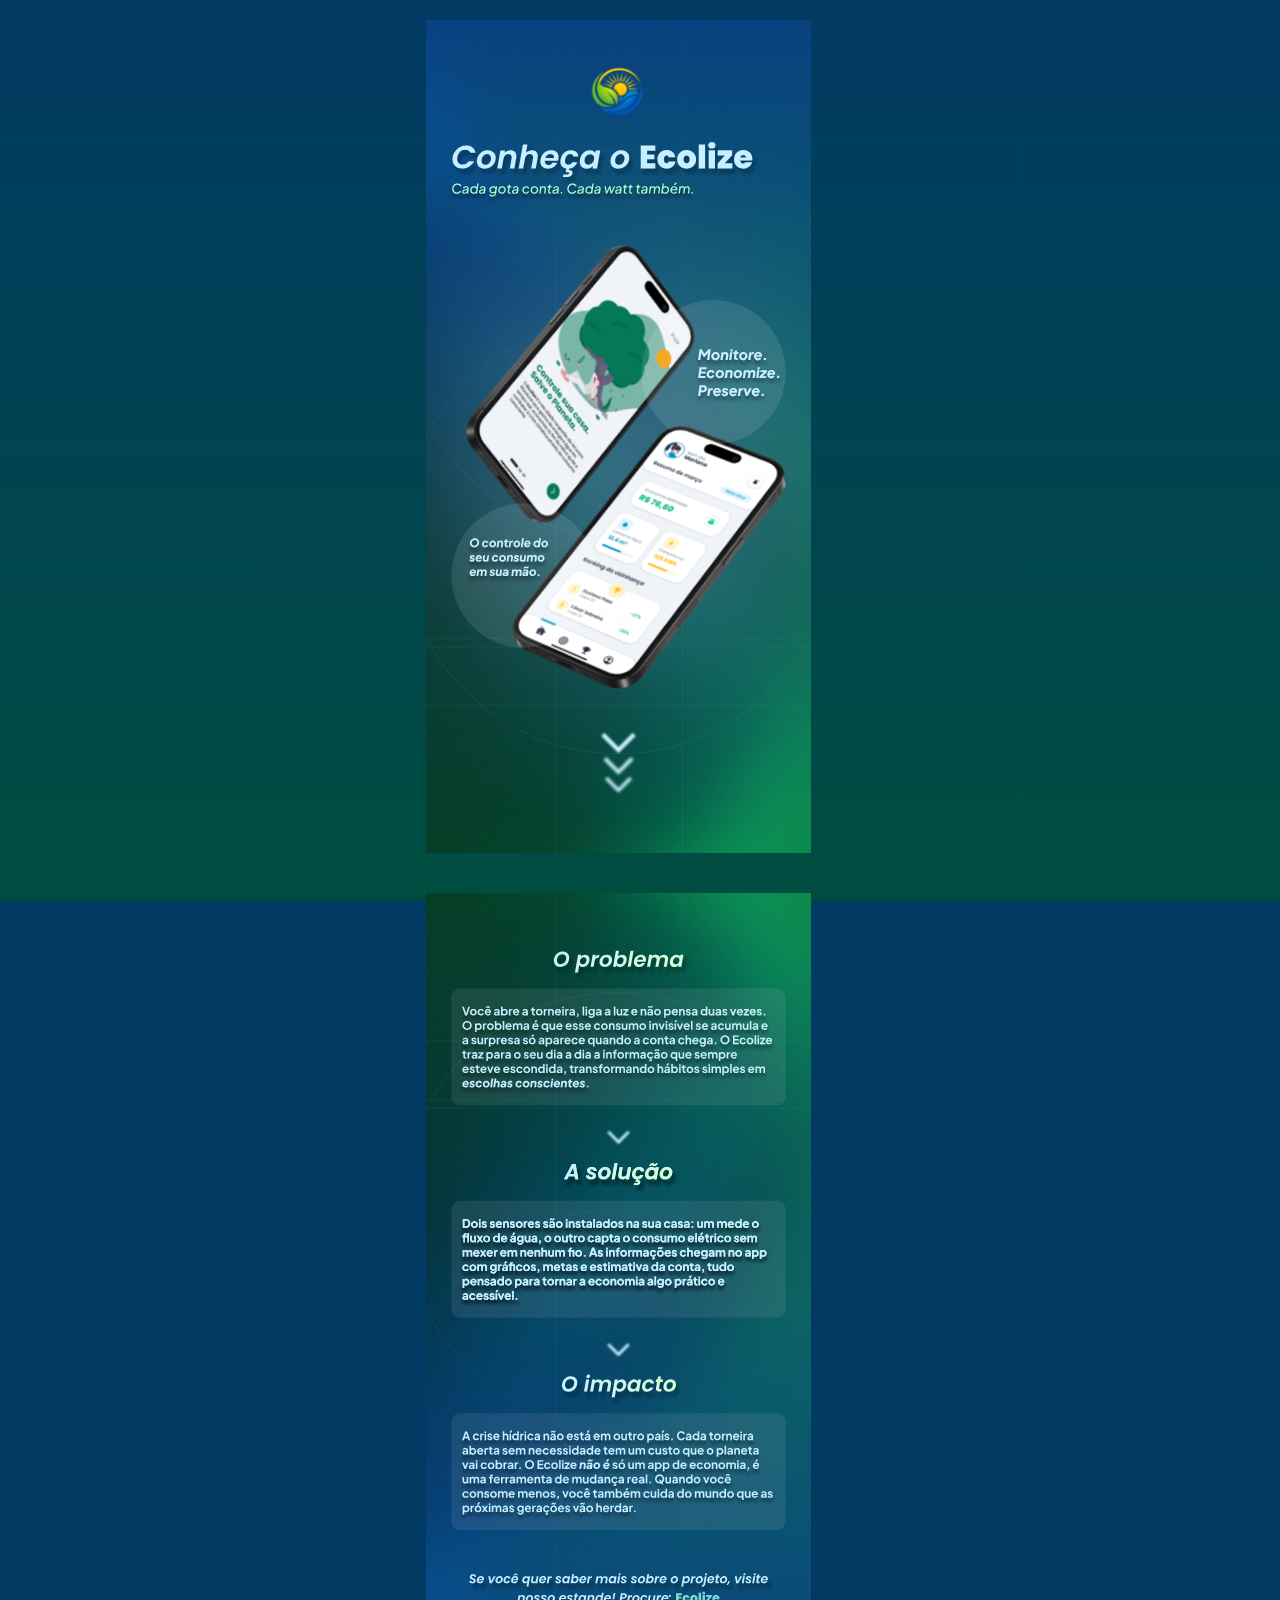
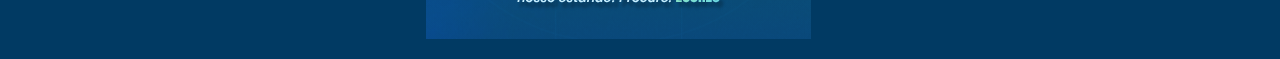
<file: index.html>
<!DOCTYPE html>
<html lang="pt-br">
<head>
    <meta charset="UTF-8">
    <meta name="viewport" content="width=device-width, initial-scale=1.0, maximum-scale=1.0, user-scalable=no">
    <title>Ecolize - Panfleto Digital</title>
    <link rel="stylesheet" href="style.css">
</head>
<body>
    <div class="atmosphere"></div>
    <main class="main-container">
        <section class="section">
            <div class="reveal">
                <!-- Adicionado width para ajudar na nitidez do navegador -->
                <img src="assets/page1.svg" class="full-page-svg" width="1080" alt="Página 1">
            </div>
        </section>

        <section class="section">
            <div class="reveal">
                <img src="assets/page2.svg" class="full-page-svg" width="1080" alt="Página 2">
            </div>
        </section>
    </main>

    <script src="script.js"></script>
</body>
</html>
</file>
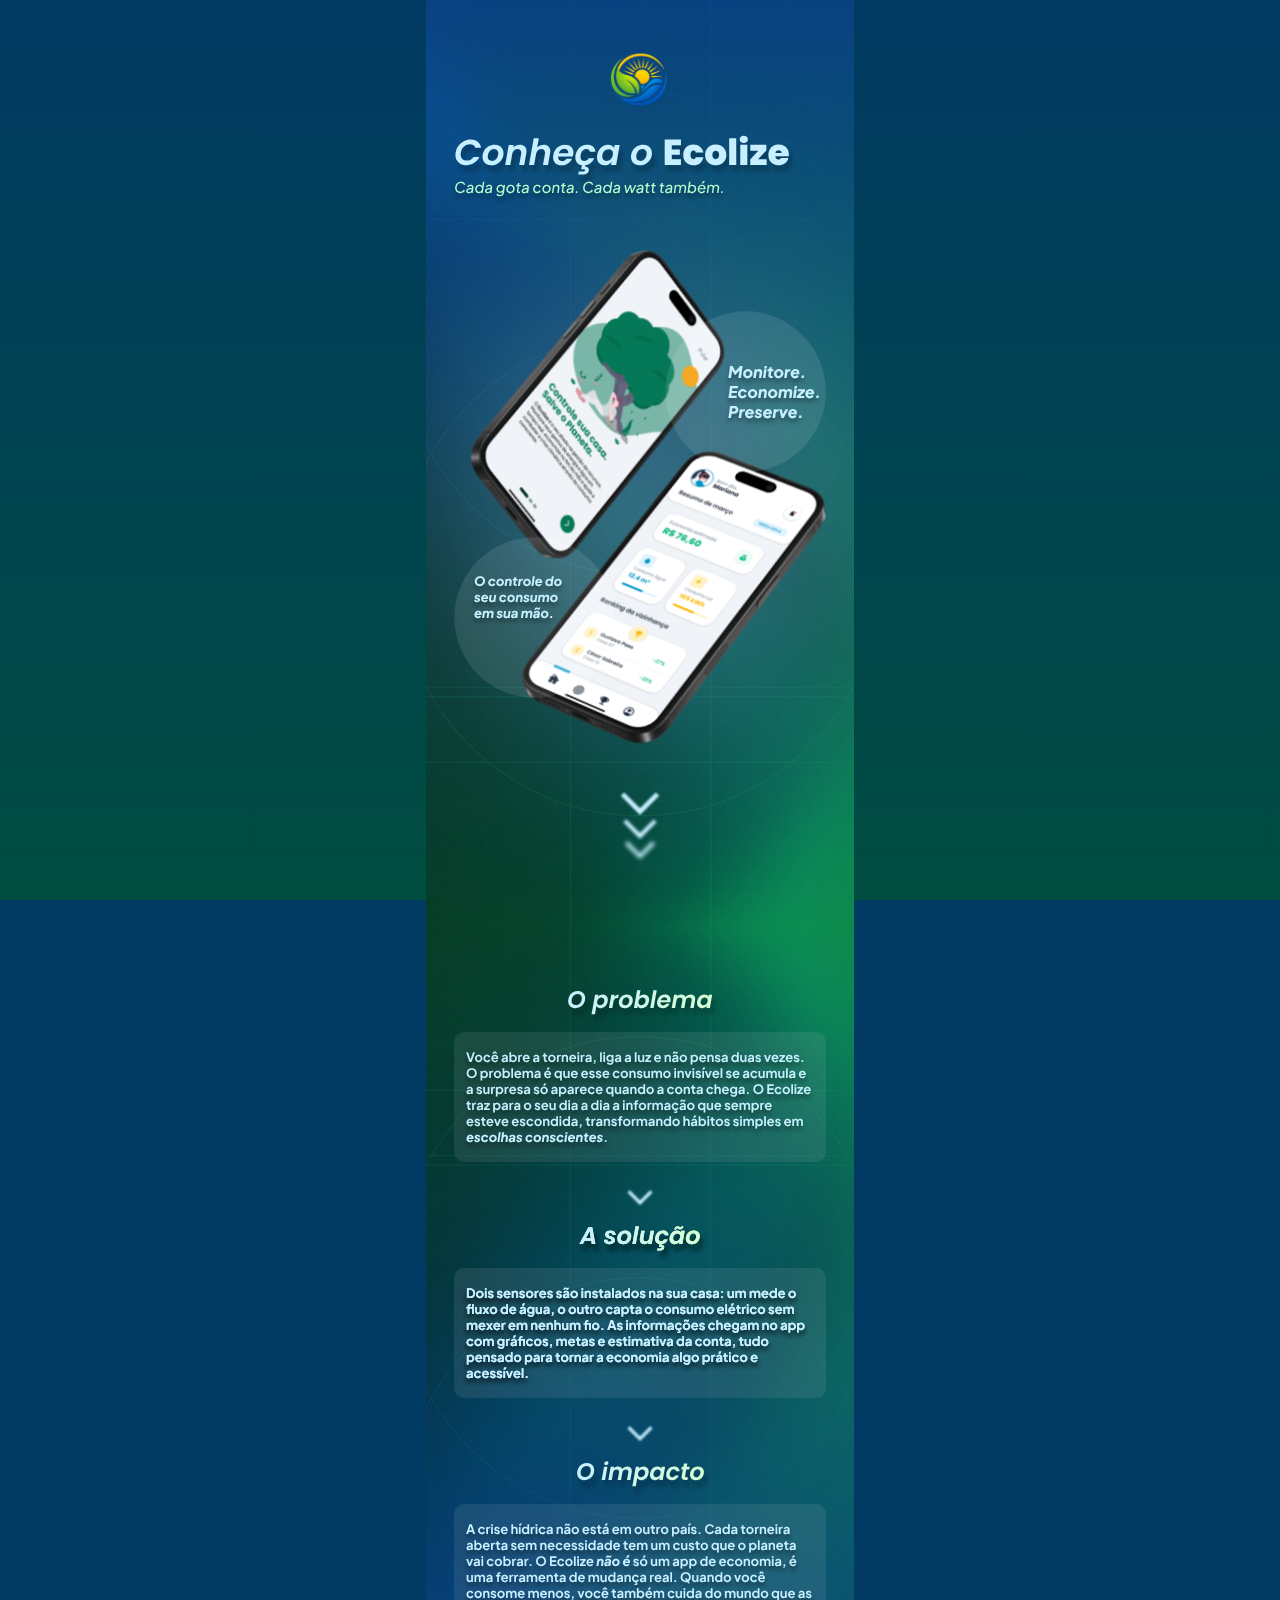
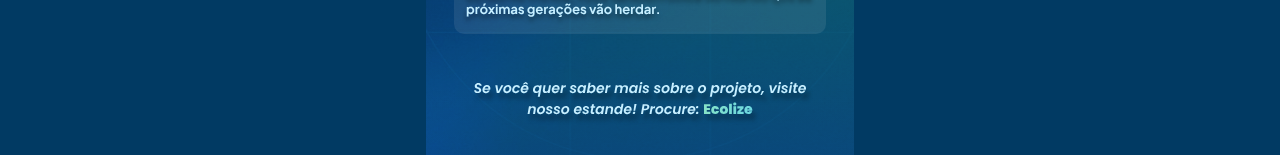
<file: ecolize/index.html>
<!DOCTYPE html>
<html lang="pt-br">
<head>
    <meta charset="UTF-8">
    <meta name="viewport" content="width=device-width, initial-scale=1.0, viewport-fit=cover">
    <title>Ecolize - Panfleto Digital</title>
    <link rel="stylesheet" href="style.css">
</head>
<body>
    <div class="atmosphere"></div>

    <main class="main-container">
        <section class="section">
            <div class="reveal">
                <img src="assets/page1.svg" class="full-page-svg">
            </div>
        </section>

        <section class="section">
            <div class="reveal">
                <img src="assets/page2.svg" class="full-page-svg">
            </div>
        </section>
    </main>

    <script src="script.js"></script>
</body>
</html>
</file>
<file: style.css>
* { margin: 0; padding: 0; box-sizing: border-box; }

body {
    background-color: #013a63;
    overflow-x: hidden;
    -webkit-font-smoothing: antialiased;
    -moz-osx-font-smoothing: grayscale;
}
img[src$=".svg"] {
    image-rendering: -webkit-optimize-contrast;
    image-rendering: crisp-edges;
    shape-rendering: geometricPrecision;
    transform: translateZ(0);
}

.atmosphere {
    position: fixed;
    top: 0;
    width: 100%;
    height: 100%;
    background: linear-gradient(180deg, #013a63 0%, #004d40 100%);
    z-index: 0;
}

.bubble {
    position: fixed;
    z-index: 1;
    pointer-events: none;
    opacity: 0.6;
}

.bubble-1 { width: 350px; top: 15%; left: -100px; }
.bubble-2 { width: 250px; bottom: 10%; right: -60px; }

.main-container {
    position: relative;
    z-index: 2;
    width: 100%;
}

.section {
    display: flex;
    justify-content: center;
    width: 100%;
    padding: 20px 0;
}

.full-page-svg {
    display: block;
    width: 90%; 
    max-width: 540px;
    height: auto;
}

.reveal {
    opacity: 0;
    transform: translateY(30px);
    transition: all 0.8s ease-out;
}

.reveal.active {
    opacity: 1;
    transform: translateY(0);
}
</file>
<file: ecolize/style.css>
* { margin: 0; padding: 0; box-sizing: border-box; }

body {
    background-color: #013a63;
    overflow-x: hidden;
}

.atmosphere {
    position: fixed;
    top: 0;
    width: 100%;
    height: 100%;
    background: linear-gradient(180deg, #013a63 0%, #004d40 100%);
    z-index: 0;
}

.bubble {
    position: fixed;
    z-index: 1;
    pointer-events: none; 
}

.bubble-1 { width: 400px; top: 10%; left: -100px; }
.bubble-2 { width: 300px; bottom: 15%; right: -50px; }

.main-container {
    position: relative;
    z-index: 2;
    width: 100%;
}

.section {
    display: flex;
    justify-content: center;
    width: 100%;
}

.full-page-svg {
    display: block;
    width: 100%;
    max-width: 540px;
    height: auto;
}

.reveal {
    opacity: 0;
    transform: translateY(20px);
    transition: all 1s ease-out;
}

.reveal.active {
    opacity: 1;
    transform: translateY(0);
}
</file>
